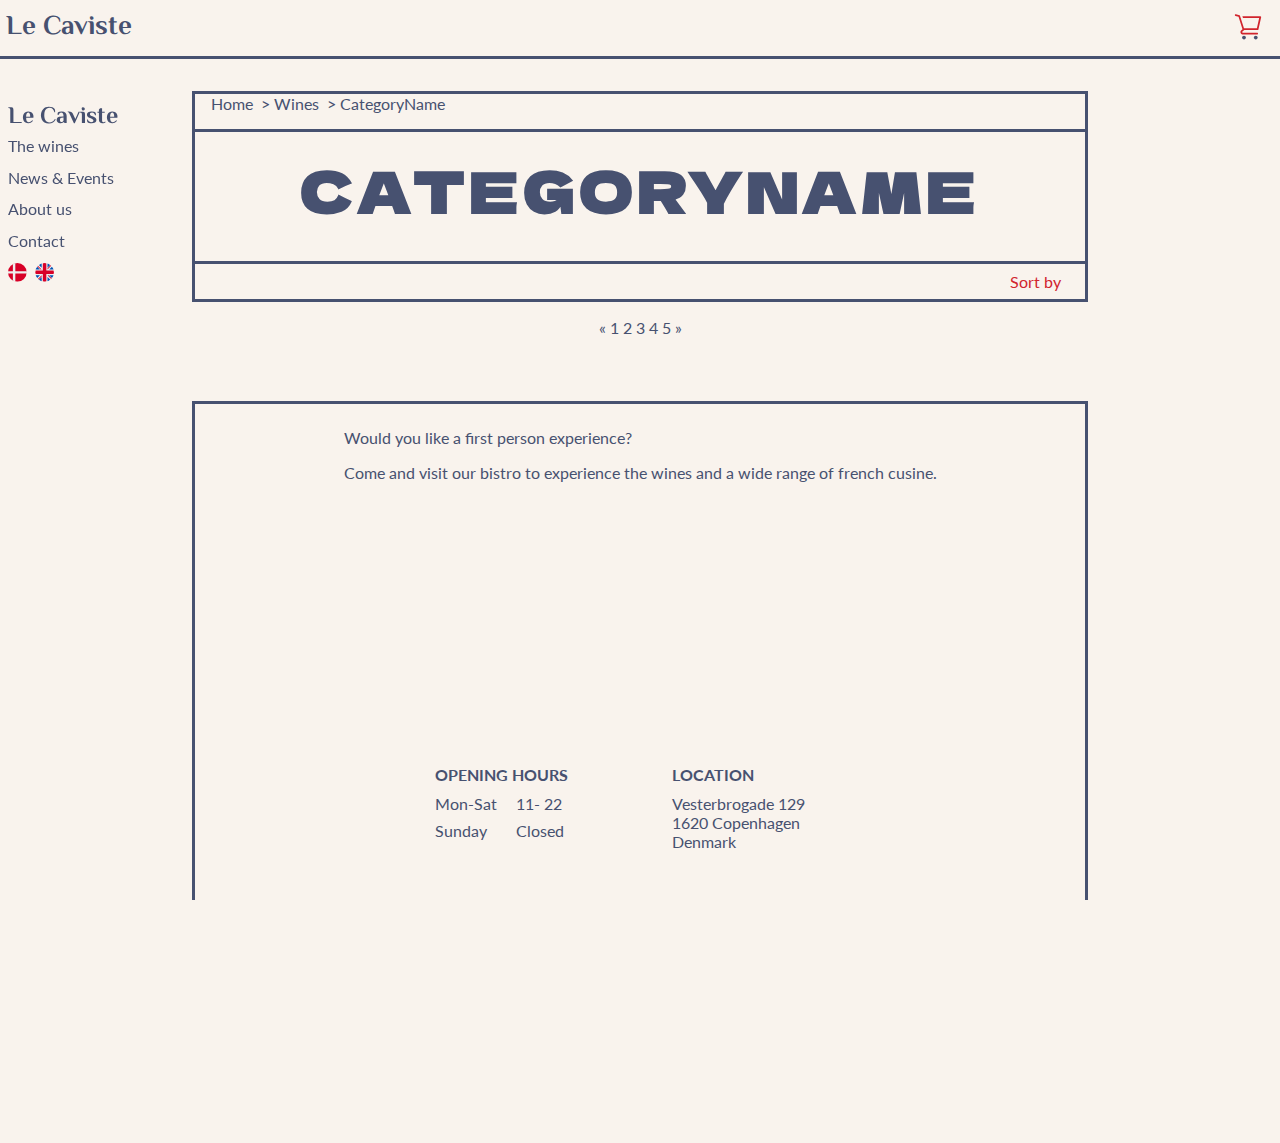
<file: productList.html>
<!DOCTYPE html>
<html lang="en">
  <head>
    <meta charset="UTF-8" />
    <meta http-equiv="X-UA-Compatible" content="IE=edge" />
    <meta name="viewport" content="width=device-width, initial-scale=1.0" />
    <title>Le Caviste | Wine Selection</title>
    <link rel="stylesheet" href="css/style.css" />
    <link rel="stylesheet" href="css/productlist.css" />
    <meta name="robots" content="noindex,nofollow" />
  </head>
  <body id="product_list">
    <header class="NavBar">
      <a id="home_link_mobile" href="index.html"> Le Caviste</a>
      <!-- 1. Burger Menu Nav / 4. v -->
      <span class="cart"></span>
      <!-- insert cart icon here -->
      <div class="burger_menu">
        <div class="line1"></div>
        <div class="line2"></div>
        <div class="line3"></div>
      </div>

      <ul class="list_menu_burger">
        <li class="first_menu_item">
          <a class="menu_name1" href="index.html#WineCategories">The wines</a>

          <!-- <div class="submenu">
            <a href="">White</a><a href="">Red</a><a href="">Rosé</a
            ><a href="">Sparkling</a><a href="">Cremant</a
            ><a href="">Champagne</a><a href="">View all</a>
          </div> -->
        </li>
        <li>
          <a class="menu_name" href="index.html#NewsandEvents">News & Events</a>
        </li>
        <li><a class="menu_name" href="">About us</a></li>
        <li><a class="menu_name" href="index.html#Contact">Contact</a></li>
        <li class="flags">
          <div class="flag_dk"></div>
          <div class="flag_en"></div>
        </li>
      </ul>
    </header>

    <main>
      <div class="contentWrapper">
        <nav id="sticky_nav_menu">
          <a class="home_link" href="index.html"> Le Caviste</a>

          <ul class="list_menu_sticky">
            <li class="submenu_access">
              <a class="submenu_access" href="index.html#WineCategories"
                >The wines</a
              >
              <div class="submenu">
                <a href="">White</a><a href="">Red</a><a href="">Rosé</a
                ><a href="">Sparkling</a> <a href="">Champagne</a
                ><a href="">View all</a>
              </div>
            </li>
            <li><a href="index.html#NewsandEvents">News & Events</a></li>
            <li><a href="">About us</a></li>
            <li><a href="index.html#Contact">Contact</a></li>
            <li class="flags">
              <div class="flag_dk"></div>

              <div class="flag_en"></div>
            </li>
          </ul>
        </nav>
        <nav class="breadcrumb_menu">
          <ol class="breadcrumbNav">
            <li><a href="index.html">home</a></li>
            <li><a href="index.html#WineCategories">Wines</a></li>
            <li><a class="categoryName" href="">CategoryName</a></li>
          </ol>
        </nav>
        <div id="headerSection">
          <h1 class="categoryName">CategoryName</h1>
        </div>
        <div class="topBar">
          <div class="sortByDropDown">Sort by</div>
        </div>
        <div class="products_grid">
          <!-- template parent-->
          <template id="productCardTemplate" class="productCard">
            <!-- container for template elements (cards)-->
            <div class="template_card">
              <img
                src="Assets/bottle.png"
                alt="Wine Bottle Image"
                class="productImage"
              />
              <h3 class="productName">joy sauvignon</h3>

              <p class="productPrice priceSec">DKK 120;-</p>

              <div class="productActions">
                <a class="viewBtn btn" href="productPage.html">view</a>
                <a class="buyBtn btn" href="">buy</a>
              </div>
            </div>
          </template>
        </div>
      </div>
    </main>
    <div id="paginationSec">
      <a href="0">&laquo;</a>
      <a href="#">1</a>
      <a href="2">2</a>
      <a href="#">3</a>
      <a href="#">4</a>
      <a href="#">5</a>
      <a href="0">&raquo;</a>
    </div>
    <footer>
      <div>
        <div class="contentWrapper">
          <div class="footercontainer1">
            <div class="fc11">
              <p>Would you like a first person experience?</p>
              <p>
                Come and <a>visit our bistro</a> to experience the wines and a
                wide range of french cusine.
              </p>
            </div>
            <div class="fc12">
              <iframe
                src="https://www.google.com/maps/embed?pb=!1m18!1m12!1m3!1d2250.065658629326!2d12.539325615927327!3d55.67045838053135!2m3!1f0!2f0!3f0!3m2!1i1024!2i768!4f13.1!3m3!1m2!1s0x46525310d3050947%3A0x524247583bff8166!2sLe%20Caviste!5e0!3m2!1sca!2sdk!4v1654001828575!5m2!1sca!2sdk"
                width="600"
                height="200"
                style="border: 0"
                allowfullscreen=""
                loading="lazy"
                referrerpolicy="no-referrer-when-downgrade"
              ></iframe>
            </div>
            <div class="footercontainer2">
              <div class="fc2">
                <p class="footer_p">OPENING HOURS</p>
                <div class="fc21">
                  <div class="fc211">
                    <p>Mon-Sat</p>
                    <p>Sunday</p>
                  </div>
                  <div class="fc211">
                    <p>11- 22</p>
                    <p>Closed</p>
                  </div>
                </div>
              </div>
              <div class="fc2">
                <p class="footer_p">LOCATION</p>
                <p class="justifiedtext">
                  Vesterbrogade 129 <br />
                  1620 Copenhagen <br />Denmark
                </p>
              </div>
              <div class="fc2">
                <p class="footer_p">CONTACT</p>
                <div class="fc213">
                  <p>(+45) 53 50 51 29</p>
                  <p>lecaviste.aps@gmail.com</p>
                </div>
              </div>
              <div class="fc2">
                <p class="footer_p">SOCIAL MEDIA</p>
                <div class="fc24">
                  <a href="https://www.facebook.com/lecavistecph">
                    <img src="Assets/Vectorfacebook.svg" alt="facebook logo" />
                  </a>
                  <a href="#">
                    <img src="Assets/Vectormail.svg" alt="mail logo" />
                  </a>
                  <a href="https://www.facebook.com/lecavistecph">
                    <img src="Assets/Vectorinstagram.svg" alt="facebook logo" />
                  </a>
                </div>
              </div>
            </div>
            <div class="footercontainer3 hidden">
              <a href="#">The wines</a>
              <a href="#">News & events</a>
              <a href="#">About us</a>
              <a href="#">Contact</a>
              <a href="https://www.instagram.com/le_caviste_cph/">Instagram</a>
              <a href="https://www.facebook.com/lecavistecph">Facebook</a>
            </div>
          </div>
        </div>
        <div class="footercontainer4">
          <p>Copyright &#169; <b>le caviste</b> 2022 FRØlab</p>
          <p>all rights reserved</p>
          <p>CVR:384943202</p>
        </div>
      </div>
    </footer>

    <script src="scripts/main.js"></script>
    <script src="scripts/productList.js"></script>
  </body>
</html>
</file>
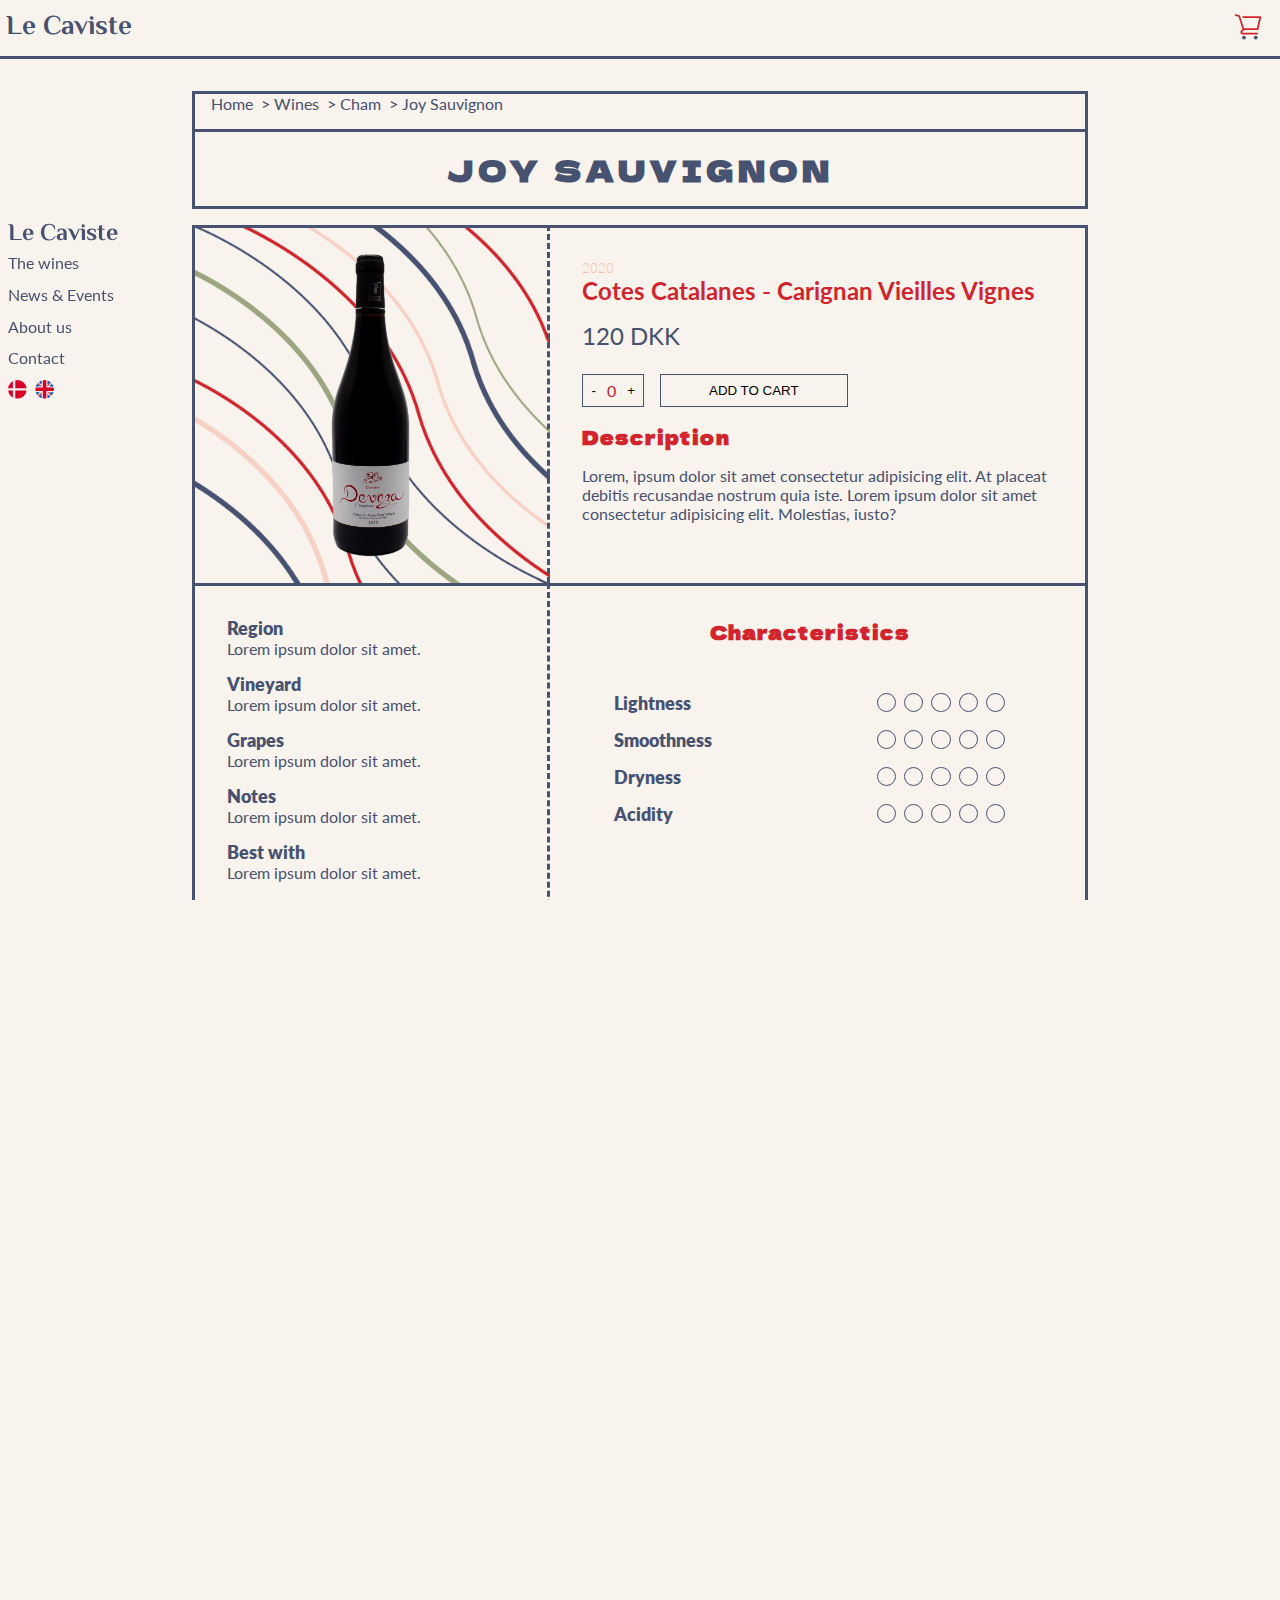
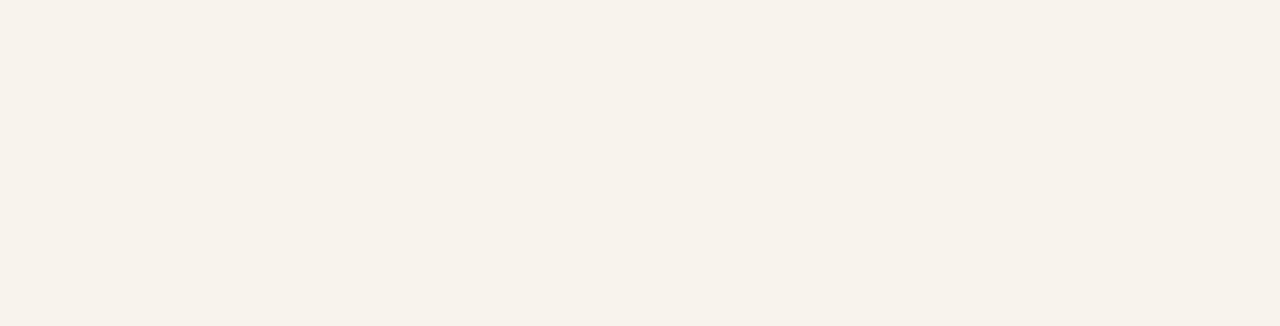
<file: productPage.html>
<!DOCTYPE html>
<html lang="en">
  <head>
    <meta charset="UTF-8" />
    <meta http-equiv="X-UA-Compatible" content="IE=edge" />
    <meta name="viewport" content="width=device-width, initial-scale=1.0" />
    <title>Le Caviste | Wine Name</title>
    <link rel="stylesheet" href="css/style.css" />
    <link rel="stylesheet" href="css/productpage.css" />
    <meta name="robots" content="noindex,nofollow" />
  </head>
  <body id="product_page">
    <header class="NavBar">
      <a id="home_link_mobile" href="index.html"> Le Caviste</a>
      <span
        class="iconify"
        data-icon="clarity:shopping-cart-line"
        style="color: #d1242d"
      ></span>
      <!-- 1. Burger Menu Nav / 4. nav -->
      <span class="cart"></span>
      <!-- insert cart icon here -->
      <div class="burger_menu">
        <div class="line1"></div>
        <div class="line2"></div>
        <div class="line3"></div>
      </div>

      <ul class="list_menu_burger">
        <li class="first_menu_item">
          <a class="menu_name1" href="index.html#WineCategories">The wines</a>

          <!-- <div class="submenu">
            <a href="">White</a><a href="">Red</a><a href="">Rosé</a
            ><a href="">Sparkling</a><a href="">Cremant</a
            ><a href="">Champagne</a><a href="">View all</a>
          </div> -->
        </li>
        <li>
          <a class="menu_name" href="index.html#NewsandEvents">News & Events</a>
        </li>
        <li><a class="menu_name" href="">About us</a></li>
        <li><a class="menu_name" href="index.html#Contact">Contact</a></li>
        <li class="flags">
          <div class="flag_dk"></div>
          <div class="flag_en"></div>
        </li>
      </ul>
    </header>
    <main class="PP">
      <div class="contentWrapper">
        <nav id="sticky_nav_menu">
          <a class="home_link" href="index.html"> Le Caviste</a>
          <ul class="list_menu_sticky">
            <li class="submenu_access">
              <a class="submenu_access" href="index.html#WineCategories"
                >The wines</a
              >
              <div class="submenu">
                <a href="">White</a><a href="">Red</a><a href="">Rosé</a
                ><a href="">Sparkling</a> <a href="">Champagne</a
                ><a href="">View all</a>
              </div>
            </li>
            <li><a href="index.html#NewsandEvents">News & Events</a></li>
            <li><a href="">About us</a></li>
            <li><a href="index.html#Contact">Contact</a></li>
            <li class="flags">
              <div class="flag_dk"></div>

              <div class="flag_en"></div>
            </li>
          </ul>
        </nav>
        <nav class="breadcrumb_menu">
          <ol class="breadcrumbNav">
            <li><a href="index.html">home</a></li>
            <li><a href="index.html#WineCategories">Wines</a></li>
            <li><a class="categoryName wineCategoryLink" href="#">cham</a></li>
            <li>Joy Sauvignon</li>
          </ol>
        </nav>
        <div id="headerSection">
          <h1 class="PPtitle">JOY SAUVIGNON</h1>
        </div>

        <section class="PPproduct">
          <div class="PPproductimg">
            <img
              src="Assets/deveza-symphonie-roussilon.png"
              alt="placeholder wine"
            />
          </div>
          <div class="PPtextRight">
            <p class="PPyear">2020</p>
            <h2 class="PPname">Cotes Catalanes - Carignan Vieilles Vignes</h2>
            <p class="PPprice">120 DKK</p>
            <!-- Quantity selector idk how to do-->
            <div class="PPquantity">
              <div class="quantity_selector">
                <button id="PPminus">-</button>
                <span id="PPnumberPlace">0</span>
                <button id="PPplus">+</button>
              </div>
              <button id="PPadd">Add to cart</button>
            </div>
            <!-- <p class="PPavailability">23 bottles left</p> -->

            <h3>Description</h3>
            <p class="PPdescription">
              Lorem, ipsum dolor sit amet consectetur adipisicing elit. At
              placeat debitis recusandae nostrum quia iste. Lorem ipsum dolor
              sit amet consectetur adipisicing elit. Molestias, iusto?
            </p>
          </div>
          <div class="PPtextLeft">
            <h4>Region</h4>
            <p class="PPregion">Lorem ipsum dolor sit amet.</p>
            <h4>Vineyard</h4>
            <p class="PPvineyard">Lorem ipsum dolor sit amet.</p>
            <h4>Grapes</h4>
            <p class="PPgrapes">Lorem ipsum dolor sit amet.</p>
            <h4>Notes</h4>
            <p class="PPnotes">Lorem ipsum dolor sit amet.</p>
            <h4>Best with</h4>
            <p class="PPrecommended">Lorem ipsum dolor sit amet.</p>
          </div>
          <div class="PPchart">
            <h3>Characteristics</h3>
            <!-- <div class="chartBar">
            <span>Light</span>
            <div class="chartLevel">
              <div class="fill dot"></div>
              <div class="fill dot"></div>
              <div class="fill dot"></div>
              <div class="fill dot"></div>
              <div class="fill dot"></div>
            </div>
            <span>Bold</span>
          </div> -->
            <div class="char">
              <div class="char1">
                <h4>Lightness</h4>
                <ol class="char2">
                  <li class="circle" id="l1"></li>
                  <li class="circle" id="l2"></li>
                  <li class="circle" id="l3"></li>
                  <li class="circle" id="l4"></li>
                  <li class="circle" id="l5"></li>
                </ol>
              </div>
              <div class="char1">
                <h4>Smoothness</h4>
                <ol class="char2">
                  <li class="circle" id="s1"></li>
                  <li class="circle" id="s2"></li>
                  <li class="circle" id="s3"></li>
                  <li class="circle" id="s4"></li>
                  <li class="circle" id="s5"></li>
                </ol>
              </div>
              <div class="char1">
                <h4>Dryness</h4>
                <ol class="char2">
                  <li class="circle" id="d1"></li>
                  <li class="circle" id="d2"></li>
                  <li class="circle" id="d3"></li>
                  <li class="circle" id="d4"></li>
                  <li class="circle" id="d5"></li>
                </ol>
              </div>
              <div class="char1">
                <h4>Acidity</h4>
                <ol class="char2">
                  <li class="circle" id="a1"></li>
                  <li class="circle" id="a2"></li>
                  <li class="circle" id="a3"></li>
                  <li class="circle" id="a4"></li>
                  <li class="circle" id="a5"></li>
                </ol>
              </div>
            </div>
          </div>
        </section>
        <section class="PPrelated">
          <h3>Related products</h3>
          <!-- <div class="relatedWrapper"> -->
            <!-- <button class="pre-btn">
              <svg
                xmlns="http://www.w3.org/2000/svg"
                width="16"
                height="16"
                fill="currentColor"
                class="bi bi-chevron-left"
                viewBox="0 0 16 16"
              >
                <path
                  fill-rule="evenodd"
                  d="M11.354 1.646a.5.5 0 0 1 0 .708L5.707 8l5.647 5.646a.5.5 0 0 1-.708.708l-6-6a.5.5 0 0 1 0-.708l6-6a.5.5 0 0 1 .708 0z"
                />
              </svg>
            </button>
            <button class="nxt-btn">
              <svg
                xmlns="http://www.w3.org/2000/svg"
                width="16"
                height="16"
                fill="currentColor"
                class="bi bi-chevron-right"
                viewBox="0 0 16 16"
              >
                <path
                  fill-rule="evenodd"
                  d="M4.646 1.646a.5.5 0 0 1 .708 0l6 6a.5.5 0 0 1 0 .708l-6 6a.5.5 0 0 1-.708-.708L10.293 8 4.646 2.354a.5.5 0 0 1 0-.708z"
                />
              </svg>
            </button> -->
           <div class="related_parent_container">
            <template class="related_template">
              <div class="relatedCard">
                <div class="relatedimg">
                  <img
                    src="./Assets/deveza-symphonie-roussilon.png"
                    alt="related wines placeholder"
                  />
                </div>
                <h4 class="relatedTitle">Joy Sauvignon</h4>
                <p class="relatedPrice">120 DKK</p>
                <div class="relatedActions">
                  <a class="borderB" href="#">VIEW</a>
                  <a class="borderA" href="#">BUY</a>
                 
                </div>
              </div>
            </template>
           </div>
            <!-- <div class="relatedCard">
              <div class="relatedimg">
                <img
                  src="./Assets/wines/les-chazots.png"
                  alt="related wines placeholder"
                />
              </div>
              <h4 class="relatedTitle">Joy Sauvignon</h4>
              <p class="relatedPrice">120 DKK</p>
              <div class="relatedActions">
                <a class="borderA" href="#">Buy</a>
                <a class="borderB" href="#">View</a>
              </div>
            </div>
            <div class="relatedCard">
              <div class="relatedimg">
                <img
                  src="./Assets/deveza-symphonie-roussilon.png"
                  alt="related wines placeholder"
                />
              </div>
              <h4 class="relatedTitle">Joy Sauvignon</h4>
              <p class="relatedPrice">120 DKK</p>
              <div class="relatedActions">
                <a class="borderA" href="#">Buy</a>
                <a class="borderB" href="#">View</a>
              </div>  -->
            <!-- </div>  -->
          </div>
        </section>
      </div>
    </main>
    <footer>
      <div>
        <div class="contentWrapper">
          <div class="footercontainer1">
            <div class="fc11">
              <p>Would you like a first person experience?</p>
              <p>
                Come and <a>visit our bistro</a> to experience the wines and a
                wide range of french cusine.
              </p>
            </div>
            <div class="fc12">
              <iframe
                src="https://www.google.com/maps/embed?pb=!1m18!1m12!1m3!1d2250.065658629326!2d12.539325615927327!3d55.67045838053135!2m3!1f0!2f0!3f0!3m2!1i1024!2i768!4f13.1!3m3!1m2!1s0x46525310d3050947%3A0x524247583bff8166!2sLe%20Caviste!5e0!3m2!1sca!2sdk!4v1654001828575!5m2!1sca!2sdk"
                width="600"
                height="200"
                style="border: 0"
                allowfullscreen=""
                loading="lazy"
                referrerpolicy="no-referrer-when-downgrade"
              ></iframe>
            </div>
            <div class="footercontainer2">
              <div class="fc2">
                <p class="footer_p">OPENING HOURS</p>
                <div class="fc21">
                  <div class="fc211">
                    <p>Mon-Sat</p>
                    <p>Sunday</p>
                  </div>
                  <div class="fc211">
                    <p>11- 22</p>
                    <p>Closed</p>
                  </div>
                </div>
              </div>
              <div class="fc2">
                <p class="footer_p">LOCATION</p>
                <p class="justifiedtext">
                  Vesterbrogade 129 <br />
                  1620 Copenhagen <br />Denmark
                </p>
              </div>
              <div class="fc2">
                <p class="footer_p">CONTACT</p>
                <div class="fc213">
                  <p>(+45) 53 50 51 29</p>
                  <p>lecaviste.aps@gmail.com</p>
                </div>
              </div>
              <div class="fc2">
                <p class="footer_p">SOCIAL MEDIA</p>
                <div class="fc24">
                  <a href="https://www.facebook.com/lecavistecph">
                    <img src="Assets/Vectorfacebook.svg" alt="facebook logo" />
                  </a>
                  <a href="#">
                    <img src="Assets/Vectormail.svg" alt="mail logo" />
                  </a>
                  <a href="https://www.facebook.com/lecavistecph">
                    <img src="Assets/Vectorinstagram.svg" alt="facebook logo" />
                  </a>
                </div>
              </div>
            </div>
            <div class="footercontainer3 hidden">
              <a href="#">The wines</a>
              <a href="#">News & events</a>
              <a href="#">About us</a>
              <a href="#">Contact</a>
              <a href="https://www.instagram.com/le_caviste_cph/">Instagram</a>
              <a href="https://www.facebook.com/lecavistecph">Facebook</a>
            </div>
          </div>
        </div>
        <div class="footercontainer4">
          <p>Copyright &#169; <b>le caviste</b> 2022 FRØlab</p>
          <p>all rights reserved</p>
          <p>CVR:384943202</p>
        </div>
      </div>
    </footer>
    <script src="scripts/main.js"></script>
    <script src="scripts/productpage1.js"></script>
    <script src="scripts/productpage.js"></script>
  </body>
</html>
</file>
<file: css/style.css>
@import url("https://fonts.googleapis.com/css2?family=Dela+Gothic+One&family=Lato:ital,wght@0,100;0,300;0,400;0,700;0,900;1,100;1,300;1,400;1,700;1,900&family=El+Messiri:wght@400;500;600;700&display=swap");

/* CSS RESET */
* {
  box-sizing: border-box;
  margin: 0;
  padding: 0;
}

html {
  font-size: 100%;
  scroll-behavior: smooth;
  background-color: var(--color-primary-offwhite);
}

body {
  width: 100%;
  height: 100vh; /* body has to have a height for the sticky menu to work with the overflow */
  font-family: var(--font-secondary);
  background-color: #f9f3ed;
  position: relative;
}
body,
html {
  overflow-x: hidden;
}

h1 {
  font-family: var(--font-primary);
  margin-bottom: 1rem;
}

h2,
h3 {
  font-family: var(--font-secondary);
  margin-bottom: 1rem;
}

li {
  list-style: none;
}

img {
  max-width: 100%;
  height: 100%;
}
.contentWrapper {
  margin: 0;
}

/* REGULAR CSS STYLING BELOW */

/* --- CSS FONT VARIABLES*/
:root {
  /* FONTS */
  --font-primary: "Dela Gothic One", sans-serif;
  --font-secondary: "Lato", sans-serif;
  --font-logo: "El Messiri", sans-serif;

  /* primary - offwhite */
  --color-primary-offwhite: #f9f3ed;
  --color-primary-offwhite-600: #f4c0ac;
  /* --color-primary-offwhite-700: #ee9d7f;
  --color-primary-offwhite-800: #e87b52;
  --color-primary-offwhite-900: #e25825; 

  /* accent - red */
  --color-accent-red: #d1242d;
  --color-accent-red-600: #bb2028;
  --color-accent-red-700: #90191f;
  --color-accent-red-800: #641116;
  --color-accent-red-900: #390a0c;

  /* navy */
  --color-navy: #475170;
  --color-navy-600: #010515;
  --color-navy-700: #000000;

  /* white */
  --color-white: #ffffff;
  --color-white-600: #f2f2f2;
  --color-white-700: #d9d9d9;
  --color-white-800: #bfbfbf;
  --color-white-900: #a6a6a6;
}

/**************----- LANDING PAGE -----****************/
/*video on the homepage*/
video {
  object-fit: cover;
  height: 100%;
  width: 100%;
  position: absolute;
  top: 0;
  left: 0;
  opacity: 90%;
}

.HeroTop {
  height: 90vh;
  position: relative;
  overflow: hidden;
  text-align: center;
  display: flex;
  align-items: center;
  justify-content: center;
  /* aspect-ratio: 16/9; */
}
/*.HeroTop {
  height: 90vh;
  background-image: url(../Assets/facade.jpg);
  background-size:cover;
  background-position: center;
  display: flex;
  align-items: center;
  justify-content: center;
}*/
.HeroTop h1 {
  font-size: 3rem;
  color: var(--color-white);
  font-weight: 700;
  z-index: 1;
}

#WineCategories {
  grid-row: 2;
  grid-column: 2;
}
#NewsandEvents {
  grid-row: 3;
  grid-column: 2;
}

/* Events Section */
.events_wrapper {
  display: flex;
  flex-direction: column;
  align-items: center;
  gap: 1rem;
}

.event {
  width: 100%;
  text-align: center;
  justify-content: center;
  background-color: rgba(226, 88, 37, 0.2);
  padding: 2rem;
  color: var(--color-navy);
  border: solid 3px var(--color-navy);
  background-repeat: no-repeat;
  background-size: cover;
}
.event01 {
  background-image: url(../Assets/RedWineEvent.png);
}
.eventText {
  color: var(--color-navy);
  font-family: var(--font-secondary);
  font-weight: 900;
  font-size: 1.2rem;
}

.event02 {
  background-image: url(../Assets/WinePairingEvent.png);
}

.transparentRectangle {
  background-color: rgba(255, 198, 201, 0.6);
  width: auto;
  height: 100%;
  padding: 2rem;
  border: var(--color-accent-red) 3px solid;
  display: flex;
  flex-direction: column;
  justify-content: center;
  align-items: center;
  gap: 0.5rem;
}

#newWine {
  grid-row: 4;
  grid-column: 2;
}
#Contact {
  grid-row: 5;
  grid-column: 2;

  border-bottom: 3px solid var(--color-navy);
}

/***************** navigation ****************/
#home_link_mobile {
  color: var(--color-navy);
  font-family: var(--font-logo);
  font-size: 1.7rem;
  flex-grow: 2;
  font-weight: 800;
}

.logotype,
.home_link {
  font-family: var(--font-logo);
}
.home_link {
  font-size: 1.5rem;
  font-weight: 800;
}

.NavBar {
  display: flex;
  flex-direction: row;
  gap: 1rem;
  justify-content: space-between;
  padding: 0.4rem;
  padding-right: 1rem;
  border-bottom: 3px solid var(--color-navy);
  align-items: center;
}
.cart {
  background-image: url(../Assets/clarity_shopping-cart-linecart.svg);
  background-size: 2rem;
  width: 2rem;
  height: 2rem;
  background-repeat: no-repeat;
}

/********************** sticky menu ****************/
#sticky_nav_menu {
  position: sticky;
  top: 13rem;
  grid-row: 1/4;
  grid-column: 1;
  padding-left: 0.5rem;
  padding-top: 0.5rem;
}
.list_menu_sticky {
  display: flex;
  flex-direction: column;
  gap: 0.8rem;
}
.list_menu_sticky li {
  width: 100%;
}
.submenu {
  display: none;
}
/* .list_menu_sticky li:hover {
  transform: scale(1.2);
  transition: all 400ms ease-in-out;
} */

/******************* burger menu ****************/
.burger_menu div {
  background-color: var(--color-accent-red);
  width: 2rem;
  height: 0.3rem;
  margin: 5px;
  border-radius: 3px;
}
.burger_menu {
  display: none;
}
.list_menu_burger {
  display: none;
}
.line1,
.line2,
.line3 {
  transition: transform 400ms ease-in-out;
}

.menu_name {
  font-weight: 700;
  font-size: 1.2rem;
}
.menu_name1 {
  font-weight: 700;
  font-size: 1.2rem;
  display: flex;
  flex-direction: row;
  align-items: center;
  justify-content: center;
}
/* .menu_name1::after {
  content: "+";
  height: auto;
  width: auto;
  margin: 0 1.7rem;
} */

li {
  height: 100%;
}
/**** flags  ****/
.flag_dk {
  background-image: url(../Assets/circle-flags_dkcircle_flag_dk.svg);
  background-size: 1.2rem;
  width: 1.2rem;
  height: 1.2rem;
}
.flag_en {
  background-image: url(../Assets/circle-flags_encircle_flag_en.svg);
  background-size: 1.2rem;
  width: 1.2rem;
  height: 1.2rem;
}
.flags {
  display: flex;
  flex-direction: row;

  align-items: center;
  gap: 0.5rem;
}

@media only screen and (max-width: 600px) {
  .burger_menu {
    display: block;
    cursor: pointer;
  }
  .list_menu_burger {
    display: flex;
    flex-direction: column;
    gap: 0;

    position: absolute;
    right: -80vw;
    height: auto;
    top: 56px;
    width: 60%;
    background-color: var(--color-primary-offwhite);
    justify-content: flex-start;
    /* transform: translateX(100%);
    transition: transform 0.5s ease-in-out; */

    border-bottom-left-radius: 10%;
    border: 3px solid var(--color-navy);
    text-align: center;
    transition: transform 1s;
    z-index: 100;
  }
  .list_menu_active {
    transform: translateX(-80vw);
  }

  .list_menu_sticky {
    display: none;
  }
  .home_link {
    display: none;
  }
  .line1_active {
    transform: rotate(45deg) translateX(7px) translateY(10px);
    transition: transform 400ms ease-in-out;
  }
  .line3_active {
    transform: rotate(-45deg) translateX(3px) translateY(-7px);
    transition: transform 400ms ease-in-out;
  }
  .line2_active {
    transform: translateX(100vh);
    transition: transform 400ms ease-in-out;
  }

  .list_menu_burger li,
  .list_menu_active li {
    border-bottom: 3px solid var(--color-navy);
    padding: 1rem 0;
  }
  .list_menu_burger li:last-child {
    border-bottom: none;
  }

  .flag_dk {
    background-image: url(../Assets/circle-flags_dkcircle_flag_dk.svg);
    background-size: 1.8rem;
    width: 1.8rem;
    height: 1.8rem;
  }
  .flag_en {
    background-image: url(../Assets/circle-flags_encircle_flag_en.svg);
    background-size: 1.8rem;
    width: 1.8rem;
    height: 1.8rem;
  }
  .flags {
    display: flex;
    flex-direction: row;
    justify-content: center;
    align-items: center;
    gap: 1rem;
  }
}

/* links */
a {
  text-decoration: none;
  cursor: pointer;
  color: var(--color-navy);
}

a:link {
  color: var(--color-navy);
}

/* a:visited {
  color: var(--color-primary-offwhite-600);
} */

a:hover {
  color: var(--color-accent-red);
}
a:active {
  color: var(--color-white);
}

/* quote */
.open_quote {
  background-image: url(../Assets/“open-quote.svg);
  width: 2rem;
  height: 2rem;
  background-size: 2rem;
  background-repeat: no-repeat;
  justify-self: right;
  margin-top: 0.5rem;
  align-self: end;
}
.close_quote {
  background-image: url(../Assets/“close-quote.svg);
  width: 2rem;
  height: 2rem;
  background-size: 2rem;
  background-repeat: no-repeat;
  grid-column: 3;
  grid-row: 3;
}
#TopQuote {
  font-family: var(--font-secondary);
  font-weight: lighter;
  text-transform: uppercase;

  display: grid;
  grid-template-columns: 15% 70% 15%;
  grid-template-rows: repeat(3, auto);

  color: var(--color-navy);
  grid-row: 1;
  grid-column: 2;
  padding: 1rem 0;
}
.quote {
  grid-column: 2;
  grid-row: 2;
  font-weight: 300;
  font-size: 2rem;
  text-align: center;
}

/********************** FOOTER *************/
footer p {
  color: var(--color-navy);
}
iframe {
  max-width: 100%;
}

.footercontainer {
  border-top: 3px solid var(--color-navy);
  display: grid;
  grid-template-columns: 1fr;
}
.footercontainer1 {
  margin-top: 2rem;
  padding-bottom: 1rem;
  display: flex;
  flex-direction: column;
  align-items: center;
  row-gap: 2rem;
}

.fc11 {
  display: flex;
  flex-direction: column;
  row-gap: 1rem;
  padding: 0 2rem;
}
.footer_p {
  font-weight: 700;
}
/* .footercontainer2 {
  text-align: center;
} */

.fc2 {
  padding: 1rem 0;
  display: flex;
  flex-direction: column;
  row-gap: 10px;
  text-align: center;
}

.fc21 {
  display: flex;
  flex-direction: row;
  justify-content: center;
  column-gap: 1.2rem;
}

.fc211 {
  display: flex;
  flex-direction: column;
  align-items: flex-start;
  row-gap: 0.5rem;
}

.fc213 {
  display: flex;
  flex-direction: column;
  row-gap: 0.5rem;
}

.fc24 {
  display: flex;
  flex-direction: row;
  justify-content: center;
  align-items: center;
  gap: 2rem;
}

.footercontainer4 {
  padding: 1rem 0;
  display: flex;
  flex-direction: row;
  flex-wrap: wrap;
  column-gap: 5px;
  justify-content: center;
  align-items: center;
  border-top: 3px solid var(--color-navy);
}

.hidden {
  display: none;
}

/******************** Contact form ***********************/

.containerform1 {
  display: flex;
  flex-direction: column;
  align-items: center;
}

.formstyle {
  display: flex;
  flex-direction: column;
  row-gap: 1rem;
  margin: 1rem;
  justify-content: center;
}

label {
  color: var(--color-navy);
  font-weight: 700;
}

input {
  color: var(--color-navy);
  background-color: var(--color-primary-offwhite);
  border: 3px solid var(--color-navy);
  margin-top: 0.8rem;
  padding: 0.3rem 7.5rem 0.3rem 0.3rem;
}

textarea {
  color: var(--color-navy);
  background-color: var(--color-primary-offwhite);
  border: 3px dashed var(--color-navy);
  padding: 0.3rem;
  margin-top: 0.8rem;
  width: 100%;
  height: 8rem;
}

.fc241 {
  display: flex;
  flex-direction: row;
  justify-content: center;
  align-items: center;
  column-gap: 1rem;
}

.containerform h2 {
  text-align: center;
  padding: 1rem 1rem 1rem 1rem;
  color: var(--color-navy);
  font-family: var(--font-primary);
  font-weight: 400;
  margin: 0;
}

.containerform a {
  padding: 1rem;
}
.containersub {
  display: flex;
  justify-content: center;
}

.sub {
  padding: 0.3rem;
  margin: 2rem 0;
  cursor: pointer;
}
input.sub:hover {
  background-color: var(--color-navy);
  color: var(--color-primary-offwhite);
}
.formstyle1 {
  display: flex;
  flex-direction: column;
  gap: 1rem;
}
#formLeft div {
  margin-bottom: 1rem;
}

/* Title sections */

.titlesection {
  font-family: var(--font-primary);
  color: var(--color-navy);
  letter-spacing: 0.2rem;
  font-size: 2rem;
  font-weight: 400;
  text-align: center;
  border-top: 3px solid var(--color-navy);
}

/* Media query form, footer wine display*/

@media only screen and (min-width: 601px) {
  li.submenu_access:hover .submenu {
    display: flex;
    flex-direction: column;
    gap: 0.6rem;
    z-index: 2;
    margin: 0.6rem;
    transition: all 400ms ease-in-out;
  }
  .PP h1 {
    border: 3px solid var(--color-navy);
    border-top: none;
  }
  /* #headerSection {
    border: 3px solid var(--color-navy);
    border-bottom: none;
  } */

  /* .footercontainer {
    border-left: 3px solid var(--color-navy);
    border-right: 3px solid var(--color-navy);
    margin: 1rem 8rem 0 8rem;
  } */
  .footercontainer1 {
    display: flex;
    flex-direction: column;
    justify-content: space-between;
    grid-column: 2;
    border: 3px solid var(--color-navy);
    border-bottom: none;
    padding-top: 1.5rem;
  }

  .footercontainer2 {
    display: grid;
    grid-template-columns: 1fr 1fr;
    grid-template-rows: auto;
    row-gap: 3rem;
    column-gap: 4rem;
  }
  .fc2 {
    row-gap: 10px;
    text-align: left;
  }

  .fc24 {
    justify-content: space-between;
    gap: 1rem;
  }
  .footercontainer3 {
    display: inline;

    display: flex;
    flex-direction: row;
    flex-wrap: wrap;
    justify-content: space-between;
    gap: 1rem;
  }

  .footercontainer3 a,
  .underlinedlink {
    text-decoration: underline var(--color-navy);
  }

  .footercontainer3 a:hover,
  .underlinedlink:hover {
    text-decoration: underline var(--color-accent-red);
  }

  .justifiedtext {
    text-align: left;
  }

  .fc213 {
    align-items: flex-start;
  }
  .fc21 {
    justify-content: left;
  }

  /* Form */
  .containerform {
    border-left: 3px solid var(--color-navy);
    border-right: 3px solid var(--color-navy);
    border-top: 3px solid var(--color-navy);
  }

  .containerform a {
    padding: 1rem 1rem 2rem 1rem;
  }

  .or {
    grid-row: 3/4;
  }

  .some {
    grid-row: 4/5;
  }

  .containersub {
    grid-column: 1/3;
  }

  .sub {
    padding: 0.3rem;
    margin: 2rem 0 1rem;
  }

  /* Title section */

  .titlesection {
    font-size: 2.5rem;

    border: 0;
  }
  #TopQuote,
  #WineCategories,
  #NewsandEvents,
  #Contact {
    border: 3px solid var(--color-navy);
    border-bottom: none;
  }
  .containerform {
    border: none;
  }
  #Contact {
    border-bottom: 3px solid var(--color-navy);
  }
}

/******** NEW WINES*********/
.new_wine_card {
  display: flex;
  flex-direction: column;
  justify-content: space-between;
  align-items: center;
  gap: 0.5rem;
  margin-top: 1rem;
  width: 100%;
}
.productImage {
  height: auto;
  width: 100%;
}

.productName {
  text-transform: uppercase;

  color: var(--color-accent-red);
  font-family: var(--font-primary);
  text-align: center;
  margin: 0;
}
.new {
  color: var(--color-primary-offwhite-600);
}

.priceSec {
  width: 100%;

  display: flex;
  flex-direction: row;
  justify-content: space-around;
  border-top: 3px dashed var(--color-navy);
  font-weight: 400;
  padding: 0.5rem 0;
}

.priceSec > * {
  width: 100%;
  height: 100%;
  text-align: center;
  padding: 0.5rem 0rem;
}
.productPrice {
  color: var(--color-navy);
}

.productActions {
  width: 100%;
  display: flex;
  flex-direction: row;
  justify-content: space-around;
  border-top: 3px dashed var(--color-navy);
  border-bottom: 3px solid var(--color-navy);
}
.productActions > a {
  width: 100%;
  height: 100%;
  text-align: center;
  padding: 0.5rem 0rem;
  text-transform: uppercase;
  color: var(--color-navy);
}
.productActions > a:nth-of-type(1) {
  border-right: 3px dashed var(--color-navy);
}

.btn:hover {
  background-color: var(--color-navy);
  color: var(--color-primary-offwhite);
}

.btn:active {
  background-color: var(--color-navy-700);
  color: var(--color-primary-offwhite);
}
#Events .titlesection {
  border-top: none;
}
#newWines .titlesection {
  border: 3px solid var(--color-navy);
  border-right: none;
  border-left: none;
}
#newWines .titlesection,
#Events .titlesection {
  font-size: 2rem;
  letter-spacing: 0px;
}

/*** media queries for main structure ***/
@media only screen and (min-width: 600px) {
  .HeroTop h1 {
    font-size: 5rem;
  }
}
@media only screen and (min-width: 601px) {
  .contentWrapper {
    display: grid;
    grid-template-columns: 20% 60% 20%;
    grid-template-rows: auto;
    margin-top: 2rem;
  }
}

@media only screen and (min-width: 900px) {
  .HeroTop h1 {
    font-size: 6rem;
  }
  .contentWrapper {
    grid-template-columns: 15% 70% 15%;
  }

  .formstyle-f1 {
    display: grid;
    gap: 4rem;
  }
  .new_wines_wrapper {
    display: flex;
    flex-direction: row;
    justify-content: center;
    align-items: center;
  }
  .new_wine_card {
    margin-top: 0;
  }
  /* .productImage {
    height: 300px;
  } */
  .new_wine1 {
    border-right: 3px solid var(--color-navy);
  }
  #newWines .titlesection {
    margin: 0;
  }
}
@media only screen and (min-width: 1200px) {
  .HeroTop h1 {
    font-size: 7rem;
  }
  .event {
    height: 15rem;
  }
  .events_wrapper {
    margin: 5rem;
  }
  .productImage {
    height: 100%;
  }
}
@media only screen and (min-width: 1600px) {
  .contentWrapper {
    grid-template-columns: 20% 60% 20%;
  }
}

@media only screen and (min-width: 1800px) {
  .containerwines {
    /* display: flex;
    flex-direction: row; */
    display: grid;
    grid-template-columns: repeat(5, 1fr);
    margin: 10rem 2rem;
  }
}

.owl-container {
  padding: 5rem 0;
}

.cws {
  display: flex;
  flex-direction: column;
  /* text-align: center; */
  justify-content: center;
  /* align-content: center; */
  align-items: center;
}
.textwine {
  padding-top: 1rem;
}

/* .textwine {
  transform: rotateX(90deg);
}
 */
/* Carousel */

/* .item {
  background-color: pink;
} */

.owl-nav {
  background-color: pink;
}

.owl-prev {
  color: #90191f;
  position: absolute;
  top: 50%;
  right: 95%;
}

.owl-next {
  background-color: pink;
  position: absolute;
  top: 50%;
  left: 95%;
}

@media only screen and (min-width: 900px) {
  .PPproduct {
    display: grid;
    grid-template-columns: 40% 60%;
    grid-column: 2;
  }
  .PPproductimg {
    grid-column: 1;
    grid-row: 1;
  }
  .PPtextRight {
    grid-column: 2;
    grid-row: 1;
  }
  .PPtextLeft {
    grid-column: 1;
    grid-row: 2;
  }
  .PPchart {
    grid-column: 2;
    grid-row: 2;
  }
}
</file>
<file: css/productlist.css>
.contentSec {
  display: flex;
  flex-direction: column;
  margin: 10vw;
  gap: 1.5rem;
}

/* Breadcrumb Navigation */

.breadcrumb_menu {
  padding-left: 1rem;
}
.breadcrumbNav {
  margin-bottom: 1rem;
  text-transform: capitalize;
}

.breadcrumbNav li,
.breadcrumbNav a {
  display: inline;
  text-decoration: none;
  color: var(--color-navy);
}

.breadcrumbNav li + li:before {
  padding: 4px;
  content: ">";
}

.breadcrumbNav a:hover {
  font-weight: 800;
}

#headerSection {
  color: var(--color-navy);
  border-top: 3px solid var(--color-navy);

  padding: 1rem;
}
#headerSection h1 {
  text-align: center;
  text-transform: uppercase;
  letter-spacing: 5px;
  font-size: 1.835rem;
}

.topBar {
  display: flex;
  flex-direction: column;
  align-items: flex-end;
  padding: 0.5rem;
  border-top: 3px var(--color-navy) solid;
  border-bottom: 3px var(--color-navy) solid;
}

.sortByDropDown {
  padding-right: 1rem;
  color: var(--color-accent-red);
}

/* ----- PRODUCTS SECTION -----*/
#productsSec {
  /* display: grid;
  justify-content: center;
  grid-template-columns: repeat(auto-fill, minmax(200px, 300px)); */
  font: 100; /*DELETE!!!!!!!*/
}

/* ----- PRODUCT CARD -----*/
.template_card {
  display: flex;
  flex-direction: column;
  align-items: center;
  color: var(--color-navy);
  font-weight: 400;
  justify-content: space-between;
  border-right: 3px solid var(--color-navy);
}

/* .productCard:last-child {
  border-bottom: 3px solid var(--color-navy);
} */
.topProductSec {
  display: flex;
  flex-direction: column;
  align-items: center;
  gap: 1rem;
  margin-top: 1rem;
}

.productImage {
  height: auto;
  width: auto;
}

.productName {
  text-transform: uppercase;

  color: var(--color-accent-red);
  font-family: var(--font-primary);
  text-align: center;
}

.priceSec {
  width: 100%;

  display: flex;
  flex-direction: row;
  justify-content: space-around;
  border-top: 3px dashed var(--color-navy);
  font-weight: 400;
  padding: 0.5rem 0;
}

.priceSec > * {
  width: 100%;
  height: 100%;
  text-align: center;
  padding: 0.5rem 0rem;
}
.productPrice {
  color: var(--color-navy);
}

.productActions {
  width: 100%;
  display: flex;
  flex-direction: row;
  justify-content: space-around;
  border-top: 3px dashed var(--color-navy);
  border-bottom: 3px solid var(--color-navy);
}
.productActions > a {
  width: 100%;
  height: 100%;
  text-align: center;
  padding: 0.5rem 0rem;
  text-transform: uppercase;
  color: var(--color-navy);
}
.productActions > a:nth-of-type(1) {
  border-right: 3px dashed var(--color-navy);
}

.btn:hover {
  background-color: var(--color-navy);
  color: var(--color-primary-offwhite);
}

.btn:active {
  background-color: var(--color-navy-700);
  color: var(--color-primary-offwhite);
}
/* .template_card {
  grid-column: 1;
} */

/* ----- SOLD OUT CARD -----*/

.SoldOut {
  opacity: 60%;
}

/* ----- DISCOUNTED CARD -----*/
.Discount .discountAmount {
  position: absolute;
  right: 1rem;
  color: var(--color-accent-red);
  padding-top: 0.5rem;
}
.Discount .productPrice {
  text-decoration: line-through;
  opacity: 80%;
}

.Discount .productPriceNew {
  background-color: var(--color-accent-red-50);
  border-left: 3px dashed var(--color-navy);
}

/* Pagination */

#paginationSec {
  text-align: center;
  margin: 1rem 0rem;
  font-size: 1rem;
}
#paginationSec a {
  color: var(--color-navy);
}

#paginationSec a:hover {
  color: var(--color-accent-red);
  transition: color 0.3s;
}
#product_list #sticky_nav_menu {
  top: 0;
}

@media only screen and (min-width: 600px) {
  #headerSection h1 {
    font-size: 2.2rem;
  }
  .products_grid {
    display: grid;
    justify-content: center;

    grid-column: 2;
  }
}

@media only screen and (min-width: 1000px) {
  #headerSection h1 {
    font-size: 4.375rem;
  }
  /* .contentWrapper {
    width: 65rem;
    margin: auto;
  } */
  /* .products_grid {
    display: grid;
    justify-content: center;
    grid-template-columns: repeat(auto-fill, minmax(346.5px, 346.6px));
  } */

  .productCard:nth-of-type(1),
  .productCard:nth-of-type(n + 3) {
    border-left: 3px var(--color-navy) solid;
  }
  .productCard:nth-of-type(3n) {
    border-right: 3px var(--color-navy) solid;
  }
}

/******* media queries with grid **********/

@media only screen and (min-width: 601px) {
  .breadcrumb_menu {
    grid-row: 1;
    grid-column: 2;
    border: 3px solid var(--color-navy);
  }
  .products_grid {
    border-left: 3px solid var(--color-navy);
  }
  .topBar {
    grid-row: 3;
    grid-column: 2;
    border: 3px solid var(--color-navy);
    border-top: none;
  }
  #headerSection {
    grid-row: 2;
    grid-column: 2;
    border: 3px solid var(--color-navy);
    border-top: none;
  }
  .topProductSec {
    grid-row: 4;
    grid-column: 2;
  }
  .priceSec {
    grid-row: 5;
    grid-column: 2;
  }
  .productActions {
    grid-row: 6;
    grid-column: 2;
  }
}

@media only screen and (min-width: 800px) {
  .products_grid {
    grid-template-columns: repeat(2, 1fr);
  }
  #headerSection h1 {
    font-size: 2.9rem;
  }
}

@media only screen and (min-width: 954px) {
  .products_grid {
    grid-template-columns: repeat(3, 1fr);
  }
}

@media only screen and (min-width: 1000px) {
  #headerSection h1 {
    font-size: 3.5rem;
  }
}
</file>
<file: css/productpage.css>
/** Product top and bottom sections **/
p {
  font-family: var(--font-secondary);
  color: var(--color-navy);
}
.PPtextRight,
.PPtextLeft,
.PPchart {
  padding: 2rem;
  border-bottom: 3px solid var(--color-navy);
}
.PPchart h3 {
  text-align: center;
}
.PPtextLeft h4,
.char h4 {
  color: var(--color-navy);
  font-weight: 800;
  font-size: 1.1rem;
}
.PP h1 {
  color: var(--color-navy);
  text-align: center;
  border-bottom: 3px solid var(--color-navy);
  padding: 1rem;
}
.PPproductimg {
  height: auto;
  text-align: center;
  border-bottom: 3px solid var(--color-navy);
  padding: 1rem;
  background-image: url(../Assets/background-try.png);
  background-size: cover;
}
.PPproductimg img {
  object-fit: cover;
  height: 30vh;
}
.PP h2,
h3 {
  font-family: var(--font-primary);
  color: var(--color-accent-red);
  letter-spacing: 1px;
}
.PPavailability,
.PPyear {
  color: var(--color-primary-offwhite-600);
  font-weight: 300;
  font-size: 0.8rem;
}
.PPavailability {
  margin-top: 0.5rem;
  margin-bottom: 1rem;
}
.PPquantity {
  margin-top: 1.5rem;
  margin-bottom: 1rem;
  display: flex;
  flex-direction: row;
  justify-content: space-between;
  align-items: center;
}
.quantity_selector,
#PPadd {
  border: 1.5px solid var(--color-navy);
}
.quantity_selector {
  display: flex;
  flex-direction: row;
  align-items: center;
}
.PPprice {
  font-size: 1.5rem;
}
button {
  cursor: pointer;
  border: none;
}
#PPminus,
#PPplus,
#PPadd {
  padding: 0.5rem;
  background-color: #f9f3ed;
  text-transform: uppercase;
  font-weight: 500;
}
#PPadd {
  padding: 0.5rem 4rem;
}
#PPnumberPlace {
  color: var(--color-accent-red-600);
  padding: 0.2rem;
}
#PPminus:hover,
#PPplus:hover,
#PPnumberplace:hover,
#PPadd:hover {
  background-color: var(--color-navy);
  color: #f9f3ed;
  transition: all 0.2s ease;
}
.PPtextLeft p {
  margin-bottom: 1rem;
}
h2.PPname {
  font-family: var(--font-secondary);
  letter-spacing: normal;
  font-size: 1.5rem;
}

/** desktop view: Product top and bottom sections**/
@media only screen and (min-width: 601px) {
  .PPproduct {
    /* display: grid;
    grid-template-columns: 40% 60%; */
    grid-column: 2;
  }
  .PPquantity {
    gap: 1rem;
  }
  .PPproductimg {
    grid-column: 1/3;
    border: 3px solid var(--color-navy);
    border-bottom: none;
    background-image: url(../Assets/background-try.png);
    background-size: cover;
  }
  .PPproductimg img {
    height: auto;
  }
  .PPtextRight {
    border: 3px solid var(--color-navy);
    border-bottom: none;
    grid-column: 1/3;
    grid-row: 2;
  }
  .PPtextLeft {
    border: 3px solid var(--color-navy);
    border-bottom: none;
    grid-column: 1/3;
    grid-row: 3;
  }
  .PPchart {
    grid-column: 2;
    grid-row: 2/3;
    border: 3px solid var(--color-navy);

    padding-left: 1rem;
    grid-column: 1/3;
    grid-row: 4;
  }

  .breadcrumb_menu {
    border: 3px solid var(--color-navy);
    border-bottom: none;
  }
}
@media only screen and (min-width: 900px) {
  .PPproduct {
    display: grid;
    grid-template-columns: 40% 60%;
    grid-column: 2;
  }
  .PPproductimg {
    grid-column: 1;
    grid-row: 1;
    border-right: 3px dashed var(--color-navy);
  }
  .PPtextRight {
    grid-column: 2;
    grid-row: 1;
    border-left: none;
  }
  .PPtextLeft {
    grid-column: 1;
    grid-row: 2;
    border-right: 3px dashed var(--color-navy);
    border-bottom: 3px solid var(--color-navy);
  }
  .PPchart {
    grid-column: 2;
    grid-row: 2;
    border-left: none;
  }
}

/** Related products **/
.relatedCard {
  border: 3px solid var(--color-navy);
  margin: 1rem;
  text-align: center;
  display: flex;
  flex-direction: column;
  justify-content: space-between;
}
.relatedCard img {
  width: 80%;
  height: auto;
  margin-top: 1rem;
}

.PPrelated h3 {
  text-transform: uppercase;
  color: var(--color-navy);
  padding: 1rem;
  border-bottom: 3px solid var(--color-navy);
  text-align: center;
}
.relatedTitle {
  color: var(--color-accent-red);
  text-transform: uppercase;
  font-family: var(--font-primary);
  text-align: center;
  padding: 1rem;
}
.relatedPrice {
  text-align: center;
  padding: 1rem;
  border-top: 3px dashed var(--color-navy);
  font-weight: 500;
  font-size: 15px;
}
.relatedActions {
  display: grid;
  grid-template-columns: 1fr 1fr;
  padding: 0.2rem;
  text-align: center;
  border-top: 3px dashed var(--color-navy);
  font-size: 14px;
}
.relatedActions a {
  color: var(--color-navy);
  font-weight: 700;
}
.relatedActions a:hover {
  color: #f9f3ed;
  background-color: var(--color-navy);
  transition: all 0.2s ease;
}
.borderB {
  border-right: 3px dashed var(--color-navy);
  padding: 0.4rem;
}
.borderA {
  padding: 0.4rem;
}
.related_parent_container {
  display: grid;
  grid-template-columns: repeat(auto-fit, minmax(200px, 1fr));
  grid-template-rows: repeat(auto-fit, minmax(250px, 1fr));
  padding-bottom: 3rem;
}
/* @media only screen and (max-width: 699px) {
  .PP {
    margin: 3rem;
    border: 2px solid var(--color-navy);
  }
} */
@media only screen and (max-width: 449px) {
  .PP {
    margin: 0;
    border: none;
  }
}
/*related product section for desktop*/
@media only screen and (min-width: 600px) {
  /* .PPrelated {
    display: grid;
    grid-template-columns: 1fr 1fr 1fr;
    grid-template-rows: auto auto;
  } */
  .related_parent_container {
    grid-template-columns: repeat(auto-fit, minmax(200px, 1fr));
  }
  .relatedCard {
    margin-top: 2rem;

    border: 3px solid var(--color-navy);
  }
  .relatedWrapper {
    display: grid;
    grid-column: 1/4;
  }
  .PPrelated h3 {
    justify-content: center;
    margin-top: 5rem;
    margin-bottom: 0;
    grid-column: 1/4;
    border: none;
    position: relative;
    text-align: left;
  }
  .PP h1 {
    border-bottom: 3px solid var(--color-navy);
  }
  .related_parent_container {
    grid-template-columns: repeat(auto-fit, minmax(200px, 1fr));
  }
}
/*slideshow of related products*/

.relatedWrapper {
  overflow-x: auto;
  scroll-behavior: smooth;
  display: flex;
}

.relatedWrapper::-webkit-scrollbar {
  display: none;
}
.PPrelated {
  position: relative;
  /* overflow: hidden; */
  grid-column: 2;
}
.pre-btn,
.nxt-btn {
  border: none;
  height: 100%;
  position: absolute;
  top: 0;
  display: flex;
  justify-content: center;
  align-items: center;
  cursor: pointer;
  z-index: 8;
  background-color: transparent;
  font-family: var(--font-primary);
  color: var(--color-accent-red-600);
  padding: 0;
}
.bi.bi-chevron-left,
.bi.bi-chevron-right {
  height: 3rem;
  width: 3rem;
}
.pre-btn {
  left: 0;
  top: 10%;
}

.nxt-btn {
  right: 0;
  top: 10%;
}
.pre-btn:hover,
.nxt-btn:hover {
  color: var(--color-navy);
}
@media only screen and (min-width: 1200px) {
  .PPquantity {
    justify-content: start;
  }
  .related_parent_container {
    grid-template-columns: repeat(auto-fit, minmax(200px, 1fr));
  }
}
@media only screen and (min-width: 1300px) {
  .pre-btn,
  .nxt-btn {
    opacity: 0;
  }
}

/* Breadcrumb Navigation */

.breadcrumb_menu {
  padding-left: 1rem;
  grid-column: 2;
  grid-row: 1;
}
.breadcrumbNav {
  margin-bottom: 1rem;
  text-transform: capitalize;
}

.breadcrumbNav li,
.breadcrumbNav a {
  display: inline;
  text-decoration: none;
  color: var(--color-navy);
}

.breadcrumbNav li + li:before {
  padding: 4px;
  content: ">";
}

.breadcrumbNav a:hover {
  font-weight: 800;
}

#headerSection {
  color: var(--color-navy);
  border-top: 3px solid var(--color-navy);

  grid-column: 2;
}
#headerSection h1 {
  text-align: center;
  text-transform: uppercase;
  letter-spacing: 5px;
  font-size: 1.835rem;
}

/*characteristics chart in progress

.chartBar {
    margin: 1rem 0 0 0;
    width: 16rem;
    display: flex;
    flex-direction: row;
    justify-content: space-between;
  }

.chartLevel {
    margin: 0.2rem 0;
    flex-direction: row;
  }

.dot {
    opacity: 0;
    margin: 0.2rem 0.2rem;
    width: 12px;
    height: 12px;
    border-radius: 100%;
    border: 0.1rem #ff9e00 solid;
  }

.fill {
    background: rgb(102, 32, 32);
  }
*/

ol {
  list-style: none;
}
.circle {
  height: 1.2rem;
  width: 1.2rem;
  border: 1px solid var(--color-navy);
  border-radius: 50%;
}

.char {
  margin: 3rem;
  display: flex;
  flex-direction: column;
  row-gap: 1rem;
  justify-content: space-between;
}

.char1 {
  display: flex;
  flex-direction: row;
  justify-content: space-between;
}

.char2 {
  display: flex;
  flex-direction: row;
  justify-content: space-around;
  column-gap: 0.5rem;
}

.red {
  background-color: var(--color-accent-red);
}

@media only screen and (min-width: 350px) {
  #PPadd {
    padding: 0.5rem 3rem;
  }
}
</file>
